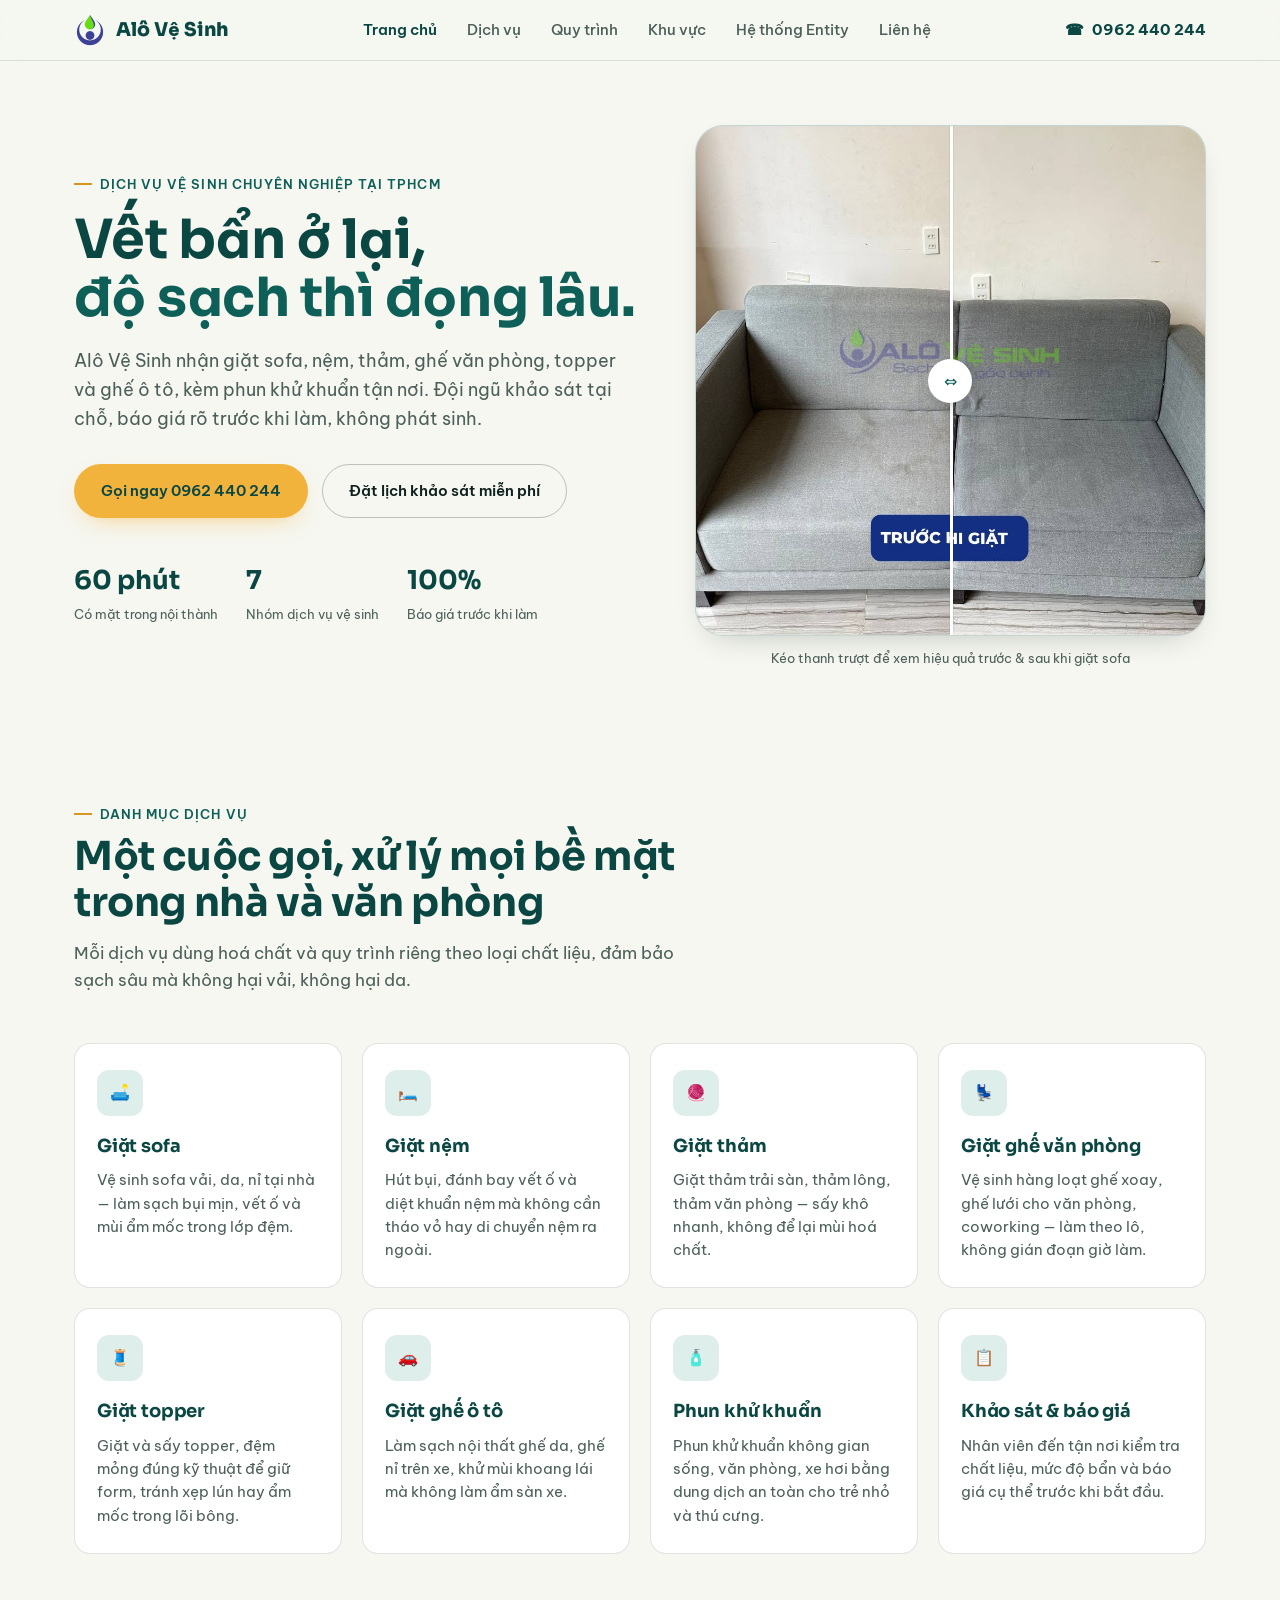
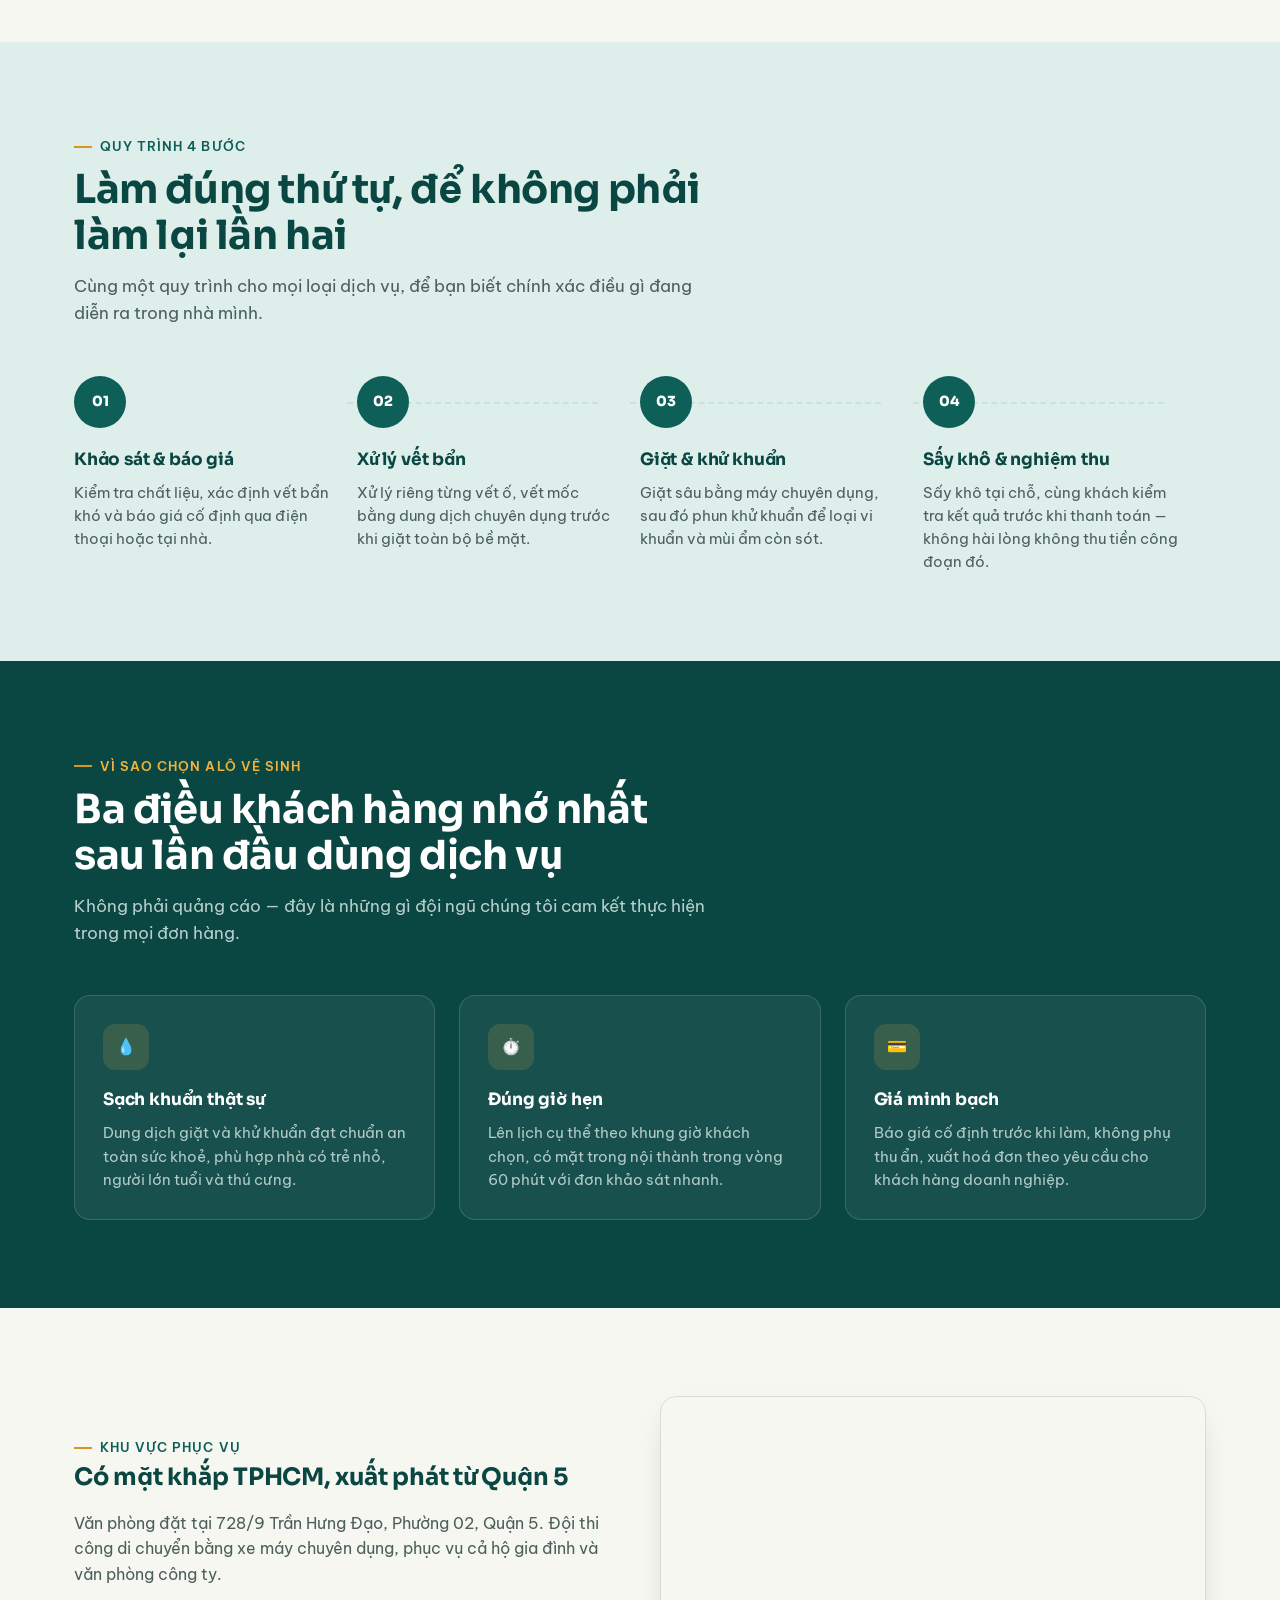
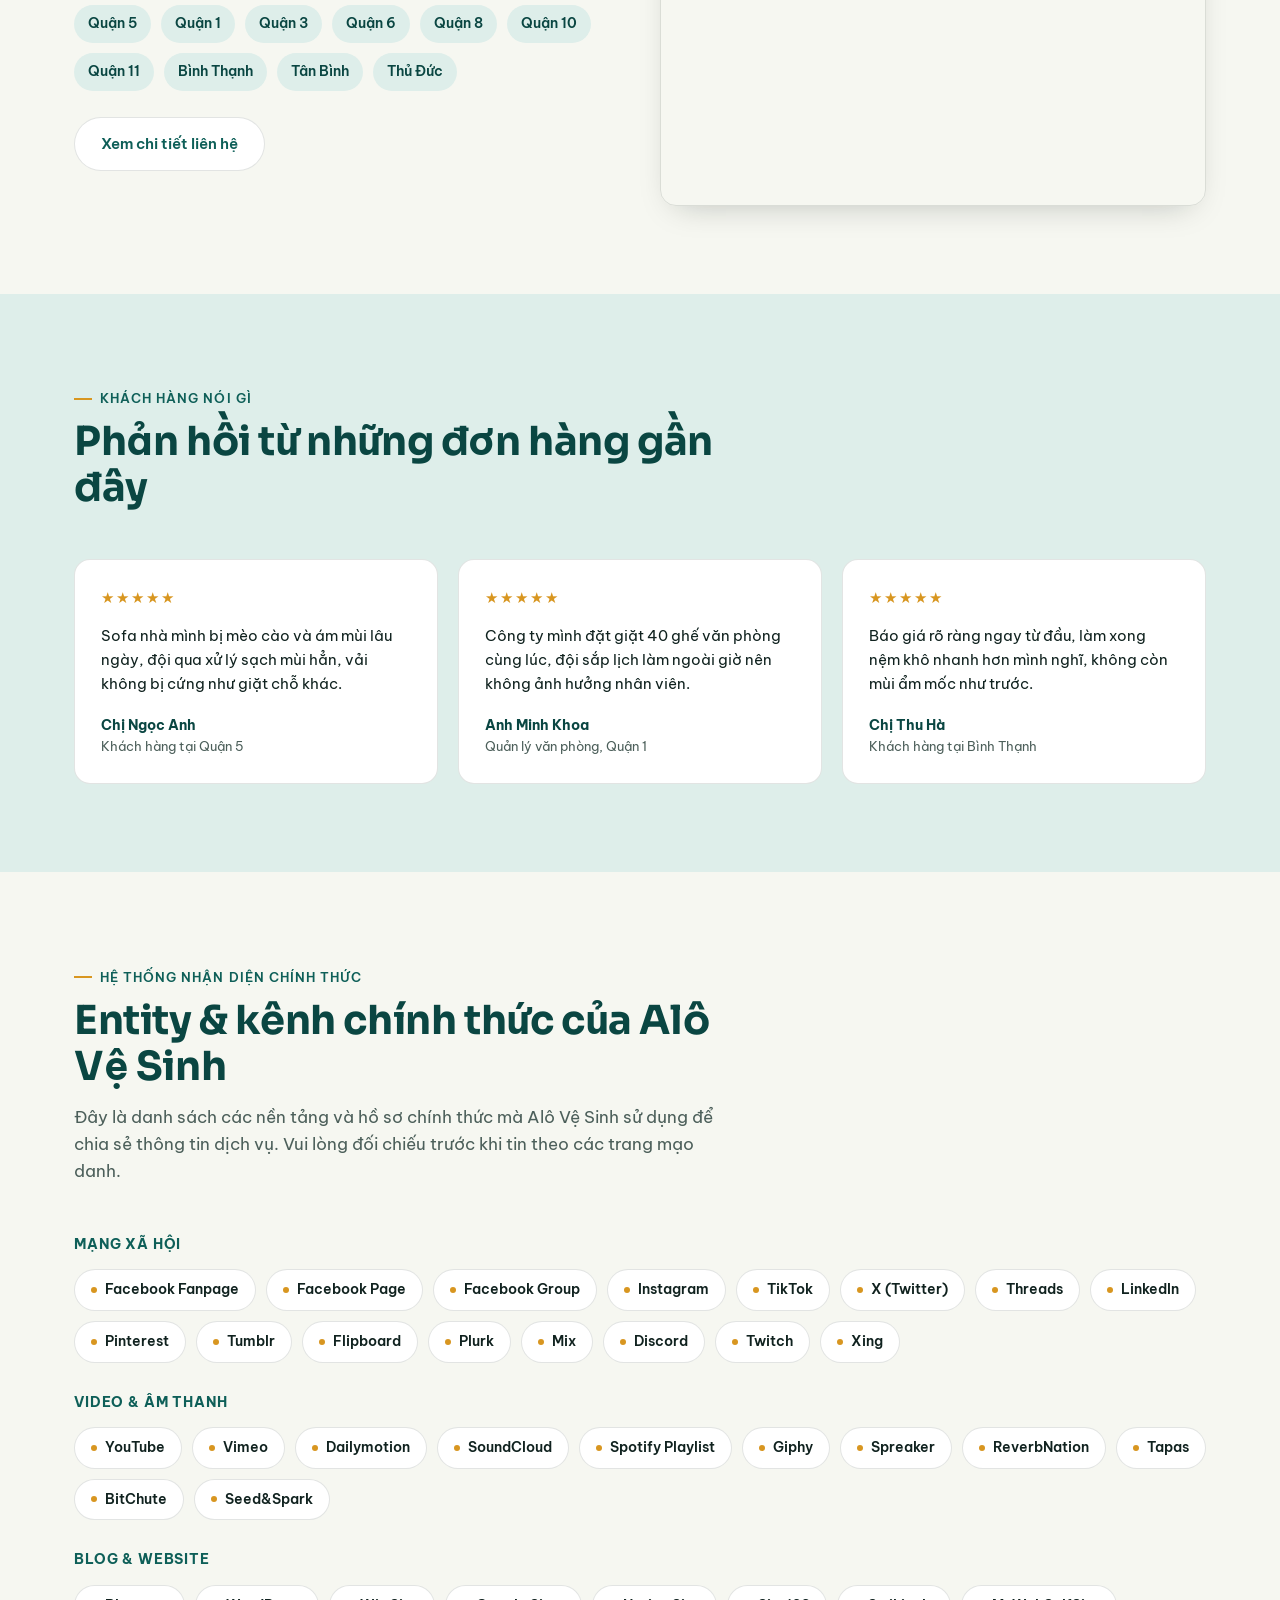
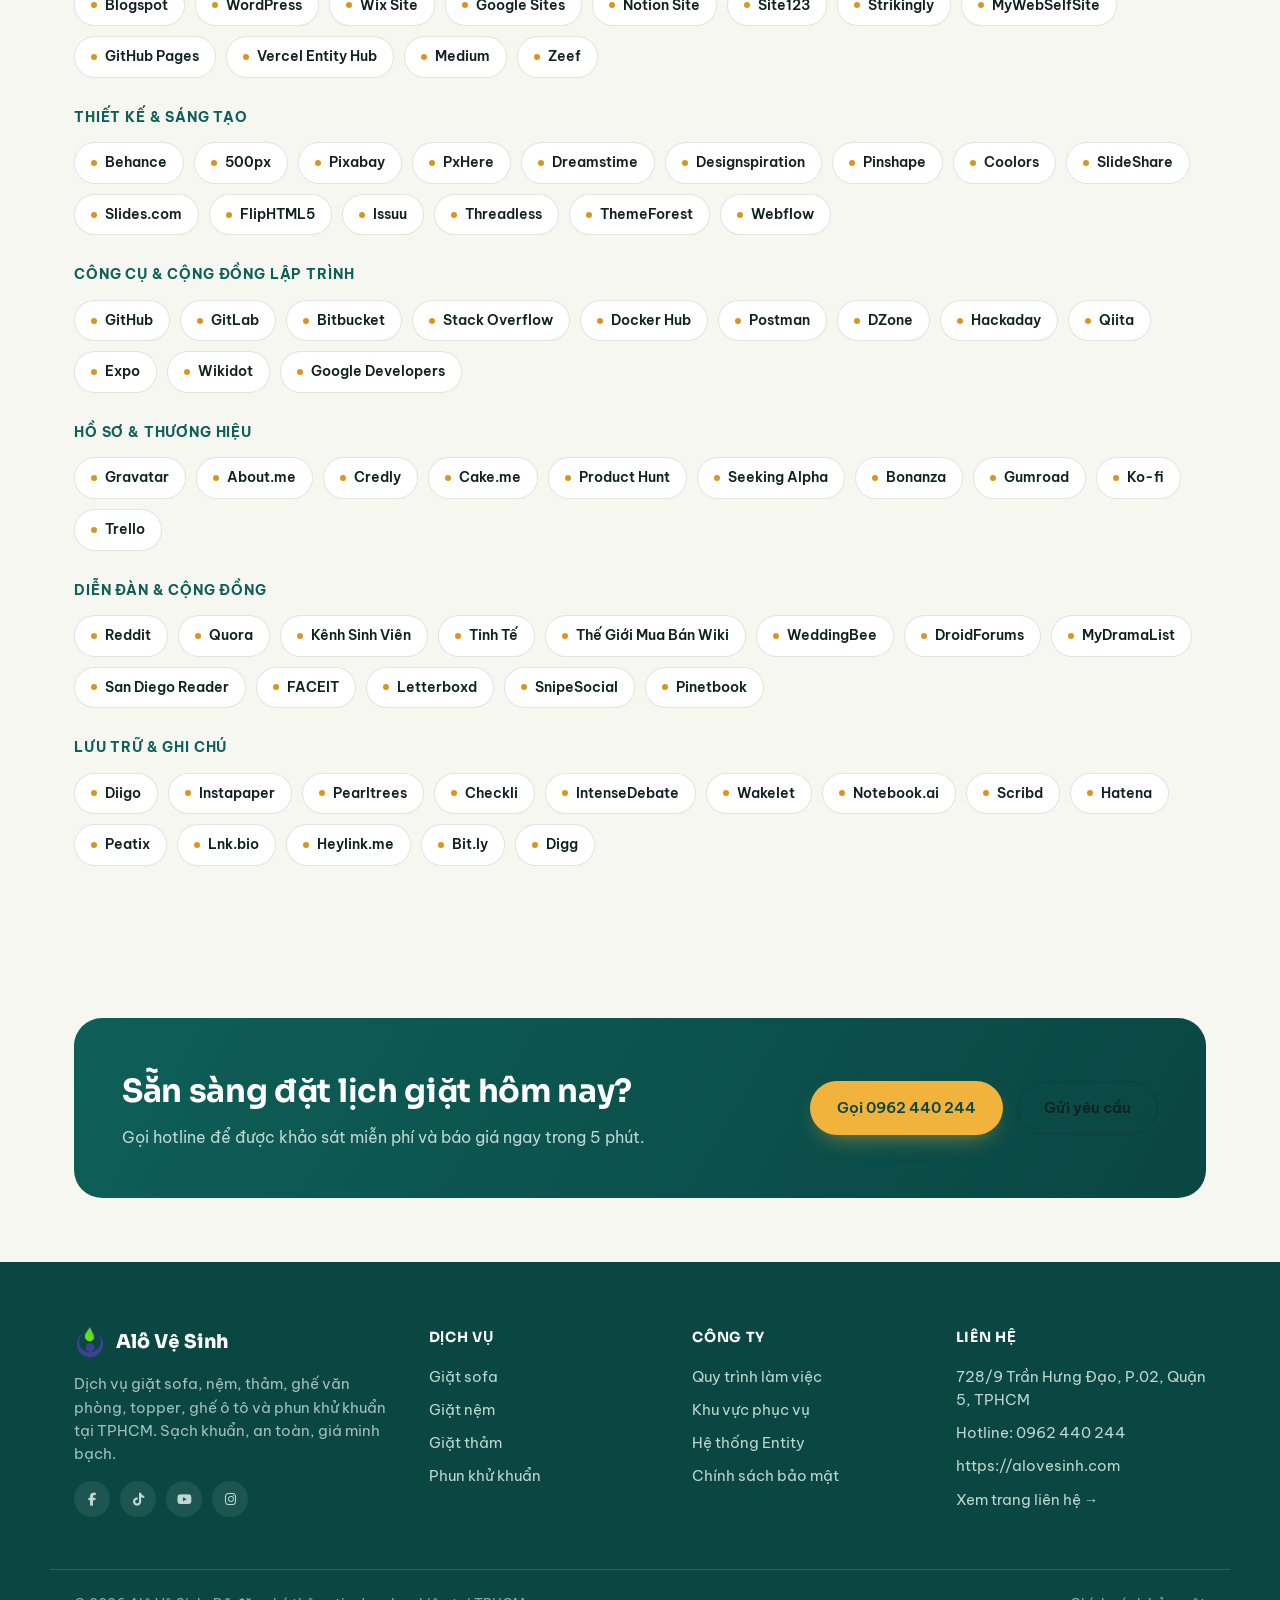
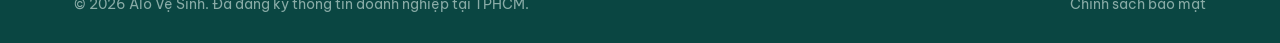
<file: index.html>
<!DOCTYPE html>
<html lang="vi">

<head>
  <meta charset="UTF-8">
  <!-- GSC -->
  <meta name="google-site-verification" content="yJs2zY-vAhAJ5MgcoHkol2oU8a5G3Lfu7NuD5xGd5HY" />

  <link rel="canonical" href="https://alovesinh.github.io/alovesinh/">
   
   <!-- 1. Tên trang web & Tiêu đề -->
   <title>Alô Vệ Sinh - Kết Nối Chính Thức</title>
   <meta name="description" content="Alô Vệ Sinh là đơn vị chuyên nghiệp tại TPHCM...">
   
   <!-- Meta Open Graph -->
   <meta property="og:site_name" content="Alô Vệ Sinh">
   <meta property="og:title" content="Alô Vệ Sinh - Kết Nối Chính Thức">
   <meta property="og:image" content="https://alovesinh.github.io/alovesinh/alovesinh.png">
   
   <!-- 2. Favicon / Icon (Sử dụng URL tuyệt đối đầy đủ) -->
   <link rel="icon" type="image/png" href="https://alovesinh.github.io/alovesinh/alovesinh.png">
   <link rel="apple-touch-icon" href="https://alovesinh.github.io/alovesinh/alovesinh.png">
   
   <!-- 3. Schema để Google nhận chuẩn Tên Web (Bắt buộc cho GitHub Pages) -->
   <script type="application/ld+json">
   {
     "@context": "https://schema.org",
     "@type": "WebSite",
     "name": "Alô Vệ Sinh",
     "alternateName": ["Alo Ve Sinh", "Alô Vệ Sinh Official"],
     "url": "https://alovesinh.github.io/alovesinh/"
   }
   
  </script>
  
  <meta name="viewport" content="width=device-width, initial-scale=1.0">
  <title>Alô Vệ Sinh — Giặt sofa, nệm, thảm, ghế văn phòng tại TPHCM</title>
  <meta name="description"
    content="Alô Vệ Sinh — dịch vụ giặt sofa, giặt nệm, giặt thảm, giặt ghế văn phòng, giặt topper, giặt ghế ô tô, phun khử khuẩn tại TPHCM. Sạch khuẩn, an toàn, giá minh bạch. Hotline 0962 440 244.">
  <link rel="stylesheet" href="styles.css">
  <link rel="icon" type="image/png" href="alovesinh.png">
  <link rel="stylesheet" href="https://cdnjs.cloudflare.com/ajax/libs/font-awesome/6.7.2/css/all.min.css">

  <!-- schemeAs -->
   </script>
    
    <script type="application/ld+json">
{
  "@context": "https://schema.org",
  "@type": "Organization",
  "@id": "https://alovesinh.com#organization",
  "name": "Alô Vệ Sinh",
  "legalName": "CÔNG TY TNHH THƯƠNG MẠI DỊCH VỤ ALÔ VỆ SINH",
  "url": "https://alovesinh.com",
  "logo": {
    "@type": "ImageObject",
    "url": "https://alovesinh.com/favicon.ico"
  },
  "description": "Alô Vệ Sinh chuyên giặt sofa, giặt nệm, giặt thảm, giặt ghế văn phòng, giặt topper, giặt ghế ô tô và phun khử khuẩn. Làm sạch chuyên sâu, khử mùi, diệt khuẩn, phục vụ tận nơi với quy trình chuyên nghiệp và giá minh bạch. Alô Vệ Sinh luôn tạo nên sự đẳng cấp và làm hài lòng các khách hàng khó tính nhất!",
  "foundingDate": "2020",
  "founder": {
    "@type": "Person",
    "name": "Alô Vệ Sinh"
  },
  "contactPoint": {
    "@type": "ContactPoint",
    "telephone": " 0962440244",
    "contactType": "customer service",
    "email": "alovesinh@gmail.com",
    "areaServed": "VN",
    "availableLanguage": [
      "Vietnamese",
      "English"
    ]
  },
  "address": {
    "@type": "PostalAddress",
    "addressLocality": "Hồ Chí Minh",
    "addressCountry": "VN"
  },
  "sameAs": [
    "https://alovesinh.github.io/alovesinh/",
    "https://www.facebook.com/dichvualovesinh/",
    "https://www.facebook.com/alovesinhpage/",
    "https://www.facebook.com/groups/1997716054282140",
    "https://www.youtube.com/@dichvualovesinh",
    "https://www.linkedin.com/in/dichvualovesinh/",
    "https://www.pinterest.com/dichvualovesinh/",
    "https://www.instagram.com/dichvualovesinh/",
    "https://x.com/dichvualovesinh",
    "https://www.threads.com/@dichvualovesinh",
    "https://www.tiktok.com/@dichvualovesinh",
    "https://www.reddit.com/user/Sufficient-Music-949/",
    "https://www.quora.com/profile/Al%C3%B4-V%E1%BB%87-Sinh",
    "https://www.tumblr.com/alovesinh",
    "https://www.twitch.tv/alovesinh",
    "https://discord.com/channels/@alovesinh",
    "https://www.xing.com/profile/Alo_VSinh",
    "https://medium.com/@alvsinh/about",
    "https://dichvualovesinh.blogspot.com/",
    "https://dichvualovesinh.wordpress.com/",
    "https://sites.google.com/view/dichvualovesinh",
    "https://alovesinh.wixsite.com/alovesinh",
    "https://alovesinh.notion.site/H-Th-ng-M-ng-X-H-i-V-K-nh-Entity-Ch-nh-Th-c-C-a-Al-V-Sinh-3a4403b6fc0f80b0bfd7d18a3de88bad?pvs=73",
    "https://dichvualovesinh.mystrikingly.com/",
    "https://webflow.com/@alovesinh",
    "https://www.wikidot.com/user:info/dichvualovesinh",
    "http://6a572db734379.site123.me",
    "https://profile.hatena.ne.jp/dichvualovesinh/",
    "https://alo-ve-sinh.mywebselfsite.net/",
    "https://github.com/alovesinh",
    "https://alovesinh.github.io/alovesinh/",
    "https://gitlab.com/tahaidong68",
    "https://bitbucket.org/dichvualovesinh/workspace/overview",
    "https://www.postman.com/alovesinh",
    "https://stackoverflow.com/users/32939581/",
    "https://dzone.com/users/5550897/alovesinh.html",
    "https://qiita.com/dichvualovesinh",
    "https://hub.docker.com/u/alovesinh",
    "https://hackaday.io/alovesinh",
    "https://expo.dev/accounts/dichvualovesinh",
    "https://me.developers.google.com/u/108611889703969661353",
    "https://www.slideshare.net/tahaidong68",
    "https://issuu.com/alovesinh",
    "https://www.scribd.com/user/1003834010/Alo-V%E1%BB%87-Sinh",
    "https://slides.com/dichvualovesinh",
    "https://fliphtml5.com/home/alovesinh",
    "https://www.pearltrees.com/alovesinh",
    "https://www.behance.net/alovesinh",
    "https://pixabay.com/users/alovesinh-56702148/",
    "https://500px.com/p/dichvualovesinh",
    "https://pxhere.com/en/photographer/5074014",
    "https://giphy.com/channel/alovesinh",
    "https://www.designspiration.com/alovesinh",
    "https://pinshape.com/users/9010966-tahaidong68?tab=designs",
    "https://coolors.co/u/dichvualovesinh",
    "https://www.dreamstime.com/tahaidong68_info",
    "https://themeforest.net/user/alovesinh",
    "https://www.threadless.com/@dichvualovesinh",
    "https://soundcloud.com/dichvualovesinh",
    "https://open.spotify.com/playlist/3dk4rM2hNmhajEpJFtdreL",
    "https://www.reverbnation.com/dichvualovesinh",
    "https://www.spreaker.com/user/alo-ve-sinh--19201720",
    "https://vimeo.com/alovesinh",
    "https://www.dailymotion.com/user/alovesinh",
    "https://www.bitchute.com/profile/ClSkRGx9jBRj",
    "https://gravatar.com/dichvualovesinh",
    "https://about.me/alovesinhh",
    "https://lnk.bio/alovesinh",
    "https://heylink.me/alovesinh/",
    "https://bit.ly/m/alovesinh",
    "https://www.cake.me/me/alovesinh",
    "https://www.credly.com/users/alovesinh",
    "https://www.producthunt.com/@alovesinh",
    "https://www.checkli.com/alovesinh",
    "https://www.instapaper.com/p/dichvualovesinh",
    "https://www.plurk.com/dichvualovesinh",
    "https://www.diigo.com/profile/dichvualovesinh",
    "https://www.intensedebate.com/profiles/dichvualovesinh",
    "https://letterboxd.com/dichvualovesinh/",
    "https://peatix.com/user/30110400/view",
    "https://www.weddingbee.com/members/Ta%20Hai%20Dong/",
    "https://www.notebook.ai/users/1398618",
    "https://kenhsinhvien.vn/m/alovesinh.1174118/#about",
    "https://flipboard.com/@dichvualovesinh",
    "https://tinhte.vn/members/alo-ve-sinh.3399190/",
    "https://mix.com/dichvualovesinh",
    "https://digg.com/u/x/dichvualovesinh",
    "https://ko-fi.com/dichvualovesinh",
    "https://pinetbook.com/alovesinh",
    "https://www.snipesocial.co.uk/alovesinh",
    "https://wiki.thegioimuaban.com/members/alo-ve-sinh.706/",
    "https://seekingalpha.com/user/64862358",
    "https://trello.com/u/dichvualovesinh/activity",
    "https://wakelet.com/@dichvualovesinh",
    "https://www.bonanza.com/users/60472309/profile",
    "https://www.faceit.com/en/players/alovesinh",
    "https://www.droidforums.net/members/alovesinh.471890/",
    "https://dichvualovesinh.gumroad.com/",
    "https://tapas.io/dichvualovesinh",
    "https://alovesinh.zeef.com/alovesinh",
    "https://mydramalist.com/profile/alovesinh",
    "https://www.sandiegoreader.com/users/dichvualovesinh/",
    "https://seedandspark.com/user/ta-hai-dong-seedandspark-01kxmv2jkrppk3ecvmn4r8fjjq"
  ],
  "knowsAbout": [
    "Giặt Nệm",
    "Giặt Sofa",
    "Giặt Thảm",
    "Giặt Ghế Văn Phòng",
    "Giặt Topper",
    "Giặt Ghế Ô Tô",
    "Phun Khử Khấu"
  ]
}
</script>

</head>

<body>

  <header class="site-header">
    <div class="container nav">
      <a href="index.html" class="brand">
        <img src="alovesinh.png" alt="Alô Vệ Sinh" class="brand-logo" style="height: 32px; width: auto;" />
        Alô Vệ Sinh
      </a>
      <nav class="nav-links" id="navLinks">
        <a href="index.html" class="active">Trang chủ</a>
        <a href="index.html#dich-vu">Dịch vụ</a>
        <a href="index.html#quy-trinh">Quy trình</a>
        <a href="index.html#khu-vuc">Khu vực</a>
        <a href="index.html#entity">Hệ thống Entity</a>
        <a href="lien-he.html">Liên hệ</a>
      </nav>
      <div class="nav-cta">
        <a class="nav-phone" href="tel:0962440244">
          <span aria-hidden="true">☎</span><span class="nav-phone-text">0962 440 244</span>
        </a>
        <button class="nav-toggle" aria-label="Mở menu" aria-expanded="false">
          <span></span><span></span><span></span>
        </button>
      </div>
    </div>
  </header>

  <main>
    <!-- HERO -->
    <section class="hero container">
      <div class="hero-copy">
        <span class="eyebrow">Dịch vụ vệ sinh chuyên nghiệp tại TPHCM</span>
        <h1>Vết bẩn ở lại,<br><em>độ sạch thì đọng lâu.</em></h1>
        <p class="lede">Alô Vệ Sinh nhận giặt sofa, nệm, thảm, ghế văn phòng, topper và ghế ô tô, kèm phun khử khuẩn tận
          nơi. Đội ngũ khảo sát tại chỗ, báo giá rõ trước khi làm, không phát sinh.</p>
        <div class="hero-actions">
          <a href="tel:0962440244" class="btn btn-primary">Gọi ngay 0962 440 244</a>
          <a href="lien-he.html" class="btn btn-outline">Đặt lịch khảo sát miễn phí</a>
        </div>
        <div class="hero-trust">
          <div><strong>60 phút</strong><span>Có mặt trong nội thành</span></div>
          <div><strong>7</strong><span>Nhóm dịch vụ vệ sinh</span></div>
          <div><strong>100%</strong><span>Báo giá trước khi làm</span></div>
        </div>
      </div>

      <div class="hero-visual">
        <div class="wipe" role="group" aria-label="So sánh trước và sau khi giặt">
          <div class="wipe-layer wipe-after" aria-hidden="true">
            <img src="sau.jpg" alt="Sau khi giặt sofa" style="width:100%;height:100%;object-fit:cover;display:block;">
          </div>
          <div class="wipe-layer wipe-before" aria-hidden="true">
            <img src="trước.jpg" alt="Trước khi giặt sofa"
              style="width:100%;height:100%;object-fit:cover;display:block;">
          </div>
          <span class="wipe-label before">Trước</span>
          <span class="wipe-label after">Sau</span>
          <div class="wipe-handle-track">
            <div class="wipe-handle" style="left:50%;">
              <button class="wipe-grip" tabindex="-1" aria-hidden="true">⇔</button>
            </div>
          </div>
          <input type="range" min="0" max="100" value="50" aria-label="Kéo để so sánh trước và sau khi giặt">
        </div>
        <p class="wipe-caption">Kéo thanh trượt để xem hiệu quả trước &amp; sau khi giặt sofa</p>
      </div>
    </section>

    <!-- SERVICES -->
    <section class="section" id="dich-vu">
      <div class="container">
        <div class="section-head reveal">
          <span class="eyebrow">Danh mục dịch vụ</span>
          <h2>Một cuộc gọi, xử lý mọi bề mặt trong nhà và văn phòng</h2>
          <p>Mỗi dịch vụ dùng hoá chất và quy trình riêng theo loại chất liệu, đảm bảo sạch sâu mà không hại vải, không
            hại da.</p>
        </div>

        <div class="grid-services">
          <article class="service-card reveal">
            <div class="service-icon" aria-hidden="true">🛋️</div>
            <h3>Giặt sofa</h3>
            <p>Vệ sinh sofa vải, da, nỉ tại nhà — làm sạch bụi mịn, vết ố và mùi ẩm mốc trong lớp đệm.</p>
          </article>
          <article class="service-card reveal">
            <div class="service-icon" aria-hidden="true">🛏️</div>
            <h3>Giặt nệm</h3>
            <p>Hút bụi, đánh bay vết ố và diệt khuẩn nệm mà không cần tháo vỏ hay di chuyển nệm ra ngoài.</p>
          </article>
          <article class="service-card reveal">
            <div class="service-icon" aria-hidden="true">🧶</div>
            <h3>Giặt thảm</h3>
            <p>Giặt thảm trải sàn, thảm lông, thảm văn phòng — sấy khô nhanh, không để lại mùi hoá chất.</p>
          </article>
          <article class="service-card reveal">
            <div class="service-icon" aria-hidden="true">💺</div>
            <h3>Giặt ghế văn phòng</h3>
            <p>Vệ sinh hàng loạt ghế xoay, ghế lưới cho văn phòng, coworking — làm theo lô, không gián đoạn giờ làm.</p>
          </article>
          <article class="service-card reveal">
            <div class="service-icon" aria-hidden="true">🧵</div>
            <h3>Giặt topper</h3>
            <p>Giặt và sấy topper, đệm mỏng đúng kỹ thuật để giữ form, tránh xẹp lún hay ẩm mốc trong lõi bông.</p>
          </article>
          <article class="service-card reveal">
            <div class="service-icon" aria-hidden="true">🚗</div>
            <h3>Giặt ghế ô tô</h3>
            <p>Làm sạch nội thất ghế da, ghế nỉ trên xe, khử mùi khoang lái mà không làm ẩm sàn xe.</p>
          </article>
          <article class="service-card reveal">
            <div class="service-icon" aria-hidden="true">🧴</div>
            <h3>Phun khử khuẩn</h3>
            <p>Phun khử khuẩn không gian sống, văn phòng, xe hơi bằng dung dịch an toàn cho trẻ nhỏ và thú cưng.</p>
          </article>
          <article class="service-card reveal">
            <div class="service-icon" aria-hidden="true">📋</div>
            <h3>Khảo sát &amp; báo giá</h3>
            <p>Nhân viên đến tận nơi kiểm tra chất liệu, mức độ bẩn và báo giá cụ thể trước khi bắt đầu.</p>
          </article>
        </div>
      </div>
    </section>

    <!-- PROCESS -->
    <section class="section section--foam" id="quy-trinh">
      <div class="container">
        <div class="section-head reveal">
          <span class="eyebrow">Quy trình 4 bước</span>
          <h2>Làm đúng thứ tự, để không phải làm lại lần hai</h2>
          <p>Cùng một quy trình cho mọi loại dịch vụ, để bạn biết chính xác điều gì đang diễn ra trong nhà mình.</p>
        </div>
        <div class="process">
          <div class="process-step reveal">
            <div class="process-num">01</div>
            <h3>Khảo sát &amp; báo giá</h3>
            <p>Kiểm tra chất liệu, xác định vết bẩn khó và báo giá cố định qua điện thoại hoặc tại nhà.</p>
          </div>
          <div class="process-step reveal">
            <div class="process-num">02</div>
            <h3>Xử lý vết bẩn</h3>
            <p>Xử lý riêng từng vết ố, vết mốc bằng dung dịch chuyên dụng trước khi giặt toàn bộ bề mặt.</p>
          </div>
          <div class="process-step reveal">
            <div class="process-num">03</div>
            <h3>Giặt &amp; khử khuẩn</h3>
            <p>Giặt sâu bằng máy chuyên dụng, sau đó phun khử khuẩn để loại vi khuẩn và mùi ẩm còn sót.</p>
          </div>
          <div class="process-step reveal">
            <div class="process-num">04</div>
            <h3>Sấy khô &amp; nghiệm thu</h3>
            <p>Sấy khô tại chỗ, cùng khách kiểm tra kết quả trước khi thanh toán — không hài lòng không thu tiền công
              đoạn đó.</p>
          </div>
        </div>
      </div>
    </section>

    <!-- WHY US -->
    <section class="section section--ink">
      <div class="container">
        <div class="section-head reveal">
          <span class="eyebrow" style="color:#F2B33D;">Vì sao chọn Alô Vệ Sinh</span>
          <h2>Ba điều khách hàng nhớ nhất sau lần đầu dùng dịch vụ</h2>
          <p>Không phải quảng cáo — đây là những gì đội ngũ chúng tôi cam kết thực hiện trong mọi đơn hàng.</p>
        </div>
        <div class="why-grid">
          <div class="why-card reveal">
            <div class="service-icon" aria-hidden="true">💧</div>
            <h3>Sạch khuẩn thật sự</h3>
            <p>Dung dịch giặt và khử khuẩn đạt chuẩn an toàn sức khoẻ, phù hợp nhà có trẻ nhỏ, người lớn tuổi và thú
              cưng.</p>
          </div>
          <div class="why-card reveal">
            <div class="service-icon" aria-hidden="true">⏱️</div>
            <h3>Đúng giờ hẹn</h3>
            <p>Lên lịch cụ thể theo khung giờ khách chọn, có mặt trong nội thành trong vòng 60 phút với đơn khảo sát
              nhanh.</p>
          </div>
          <div class="why-card reveal">
            <div class="service-icon" aria-hidden="true">💳</div>
            <h3>Giá minh bạch</h3>
            <p>Báo giá cố định trước khi làm, không phụ thu ẩn, xuất hoá đơn theo yêu cầu cho khách hàng doanh nghiệp.
            </p>
          </div>
        </div>
      </div>
    </section>

    <!-- COVERAGE -->
    <section class="section" id="khu-vuc">
      <div class="container coverage">
        <div class="reveal">
          <span class="eyebrow">Khu vực phục vụ</span>
          <h2>Có mặt khắp TPHCM, xuất phát từ Quận 5</h2>
          <p style="margin-top:14px;color:var(--ink-soft);">Văn phòng đặt tại 728/9 Trần Hưng Đạo, Phường 02, Quận 5.
            Đội thi công di chuyển bằng xe máy chuyên dụng, phục vụ cả hộ gia đình và văn phòng công ty.</p>
          <div class="coverage-tags">
            <span class="tag">Quận 5</span>
            <span class="tag">Quận 1</span>
            <span class="tag">Quận 3</span>
            <span class="tag">Quận 6</span>
            <span class="tag">Quận 8</span>
            <span class="tag">Quận 10</span>
            <span class="tag">Quận 11</span>
            <span class="tag">Bình Thạnh</span>
            <span class="tag">Tân Bình</span>
            <span class="tag">Thủ Đức</span>
          </div>
          <a href="lien-he.html" class="btn btn-ghost" style="margin-top:26px;">Xem chi tiết liên hệ</a>
        </div>
        <div class="map-frame reveal">
          <iframe
            src="https://maps.google.com/maps?q=728%2F9%20Tr%E1%BA%A7n%20H%C6%B0ng%20%C4%90%E1%BA%A1o%2C%20Ph%C6%B0%E1%BB%9Dng%2002%2C%20Qu%E1%BA%ADn%205%2C%20TPHCM&t=&z=15&ie=UTF8&iwloc=&output=embed"
            title="Bản đồ vị trí Alô Vệ Sinh" loading="lazy" referrerpolicy="no-referrer-when-downgrade">
          </iframe>
        </div>
      </div>
    </section>

    <!-- TESTIMONIALS -->
    <section class="section section--foam">
      <div class="container">
        <div class="section-head reveal">
          <span class="eyebrow">Khách hàng nói gì</span>
          <h2>Phản hồi từ những đơn hàng gần đây</h2>
        </div>
        <div class="testi-grid">
          <div class="testi-card reveal">
            <div class="testi-stars" aria-hidden="true">★★★★★</div>
            <p>Sofa nhà mình bị mèo cào và ám mùi lâu ngày, đội qua xử lý sạch mùi hẳn, vải không bị cứng như giặt chỗ
              khác.</p>
            <div class="testi-name">Chị Ngọc Anh</div>
            <div class="testi-role">Khách hàng tại Quận 5</div>
          </div>
          <div class="testi-card reveal">
            <div class="testi-stars" aria-hidden="true">★★★★★</div>
            <p>Công ty mình đặt giặt 40 ghế văn phòng cùng lúc, đội sắp lịch làm ngoài giờ nên không ảnh hưởng nhân
              viên.</p>
            <div class="testi-name">Anh Minh Khoa</div>
            <div class="testi-role">Quản lý văn phòng, Quận 1</div>
          </div>
          <div class="testi-card reveal">
            <div class="testi-stars" aria-hidden="true">★★★★★</div>
            <p>Báo giá rõ ràng ngay từ đầu, làm xong nệm khô nhanh hơn mình nghĩ, không còn mùi ẩm mốc như trước.</p>
            <div class="testi-name">Chị Thu Hà</div>
            <div class="testi-role">Khách hàng tại Bình Thạnh</div>
          </div>
        </div>
      </div>
    </section>

    <!-- ENTITY HUB -->
    <section class="section" id="entity">
      <div class="container">
        <div class="section-head reveal">
          <span class="eyebrow">Hệ thống nhận diện chính thức</span>
          <h2>Entity &amp; kênh chính thức của Alô Vệ Sinh</h2>
          <p>Đây là danh sách các nền tảng và hồ sơ chính thức mà Alô Vệ Sinh sử dụng để chia sẻ thông tin dịch vụ. Vui
            lòng đối chiếu trước khi tin theo các trang mạo danh.</p>
        </div>
        <div class="entity-groups reveal" id="entityGroups">
          <!-- rendered by script.js -->
        </div>
      </div>
    </section>

    <!-- CTA -->
    <section class="section--tight">
      <div class="container">
        <div class="cta-band reveal">
          <div>
            <h2>Sẵn sàng đặt lịch giặt hôm nay?</h2>
            <p>Gọi hotline để được khảo sát miễn phí và báo giá ngay trong 5 phút.</p>
          </div>
          <div style="display:flex;gap:14px;flex-wrap:wrap;">
            <a href="tel:0962440244" class="btn btn-primary">Gọi 0962 440 244</a>
            <a href="lien-he.html" class="btn btn-outline">Gửi yêu cầu</a>
          </div>
        </div>
      </div>
    </section>
  </main>

  <footer class="site-footer">
    <div class="container footer-grid">
      <div class="footer-brand">
        <a href="index.html" class="brand">
          <img src="alovesinh.png" alt="Alô Vệ Sinh" class="brand-logo" style="height: 32px; width: auto;" />
          Alô Vệ Sinh
        </a>
        <p>Dịch vụ giặt sofa, nệm, thảm, ghế văn phòng, topper, ghế ô tô và phun khử khuẩn tại TPHCM. Sạch khuẩn, an
          toàn, giá minh bạch.</p>
        <div class="footer-social">
         <a href="https://www.facebook.com/dichvualovesinh/" aria-label="Facebook" target="_blank">
          <i class="fab fa-facebook-f"></i>
        </a>

        <a href="https://www.tiktok.com/@dichvualovesinh" aria-label="TikTok" target="_blank">
            <i class="fab fa-tiktok"></i>
        </a>

        <a href="https://www.youtube.com/@dichvualovesinh" aria-label="YouTube" target="_blank">
            <i class="fab fa-youtube"></i>
        </a>

        <a href="https://www.instagram.com/dichvualovesinh/" aria-label="Instagram" target="_blank">
            <i class="fab fa-instagram"></i>
        </a>
        </div>
      </div>
      <div>
        <h4>Dịch vụ</h4>
        <ul class="footer-links">
          <li><a href="index.html#dich-vu">Giặt sofa</a></li>
          <li><a href="index.html#dich-vu">Giặt nệm</a></li>
          <li><a href="index.html#dich-vu">Giặt thảm</a></li>
          <li><a href="index.html#dich-vu">Phun khử khuẩn</a></li>
        </ul>
      </div>
      <div>
        <h4>Công ty</h4>
        <ul class="footer-links">
          <li><a href="index.html#quy-trinh">Quy trình làm việc</a></li>
          <li><a href="index.html#khu-vuc">Khu vực phục vụ</a></li>
          <li><a href="index.html#entity">Hệ thống Entity</a></li>
          <li><a href="chinh-sach-bao-mat.html">Chính sách bảo mật</a></li>
        </ul>
      </div>
      <div>
        <h4>Liên hệ</h4>
        <ul class="footer-links">
          <li>728/9 Trần Hưng Đạo, P.02, Quận 5, TPHCM</li>
          <li><a href="tel:0962440244">Hotline: 0962 440 244</a></li>
          <li><a href="https://alovesinh.com" target="_blank" rel="noopener">https://alovesinh.com</a></li>
          <li><a href="lien-he.html">Xem trang liên hệ →</a></li>
        </ul>
      </div>
    </div>
    <div class="container footer-bottom">
      <span>© <span data-year>2026</span> Alô Vệ Sinh. Đã đăng ký thông tin doanh nghiệp tại TPHCM.</span>
      <a href="chinh-sach-bao-mat.html">Chính sách bảo mật</a>
    </div>
  </footer>

  <script src="entities-data.js"></script>
  <script src="script.js"></script>
</body>

</html>
</file>
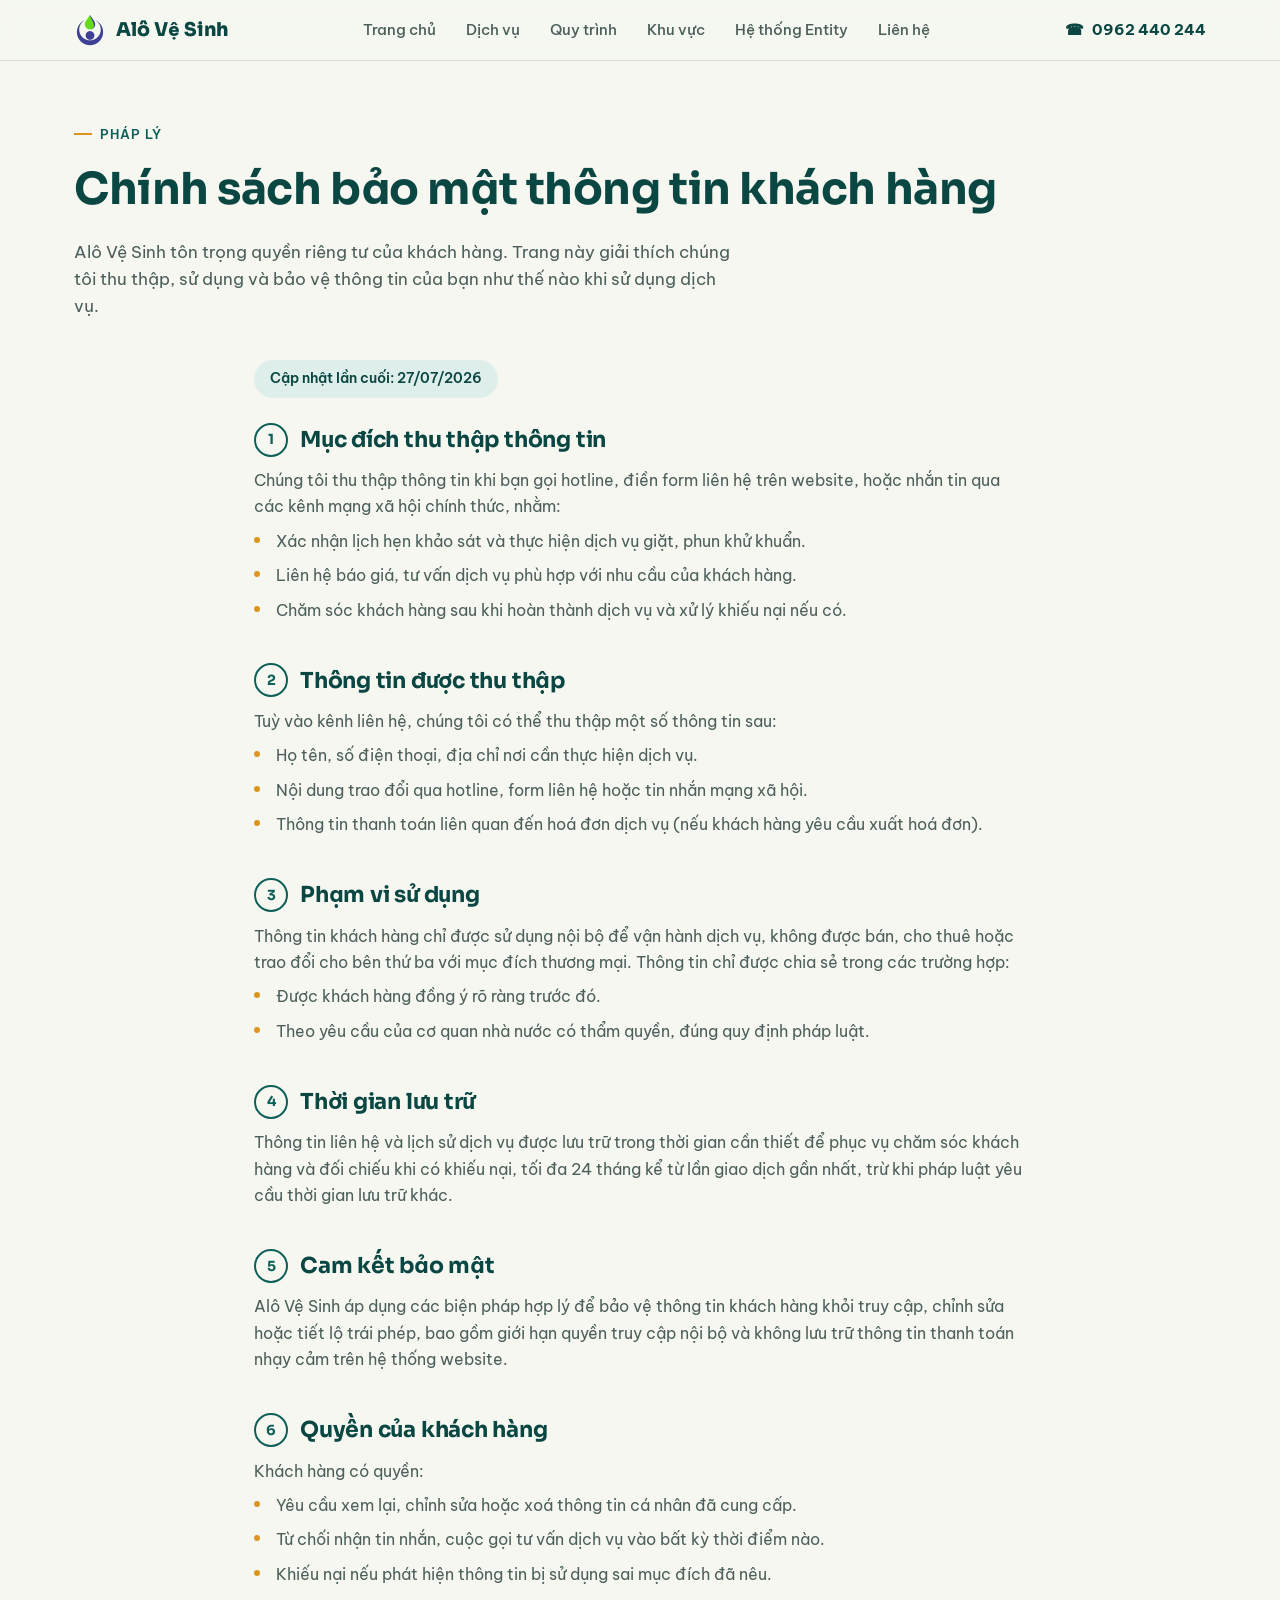
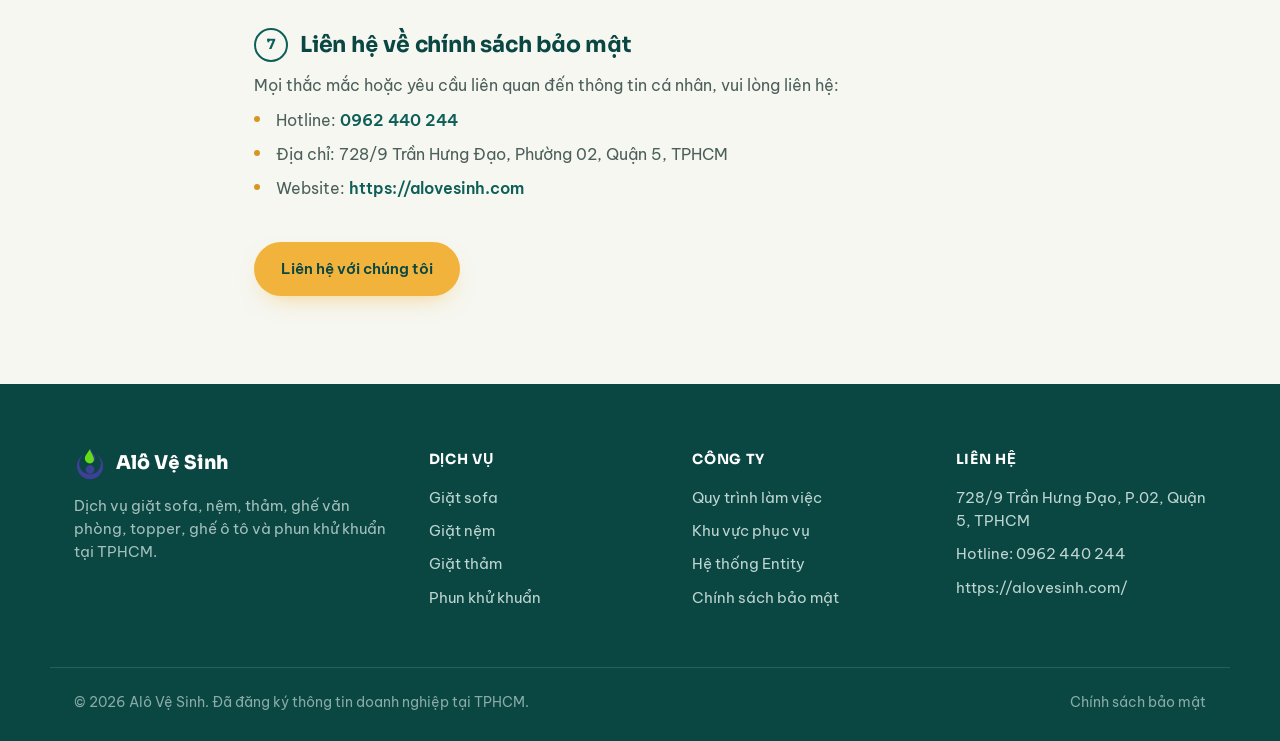
<file: chinh-sach-bao-mat.html>
<!DOCTYPE html>
<html lang="vi">
<head>
<meta charset="UTF-8">
<meta name="viewport" content="width=device-width, initial-scale=1.0">
<title>Chính sách bảo mật — Alô Vệ Sinh</title>
<meta name="description" content="Chính sách bảo mật thông tin khách hàng của Alô Vệ Sinh: mục đích thu thập, phạm vi sử dụng, thời gian lưu trữ và quyền của khách hàng.">
<link rel="stylesheet" href="styles.css">
<link rel="icon" type="image/png" href="alovesinh.png">
</head>
<body>

<header class="site-header">
  <div class="container nav">
    <a href="index.html" class="brand">
        <img src="alovesinh.png" alt="Alô Vệ Sinh" class="brand-logo" style="height: 32px; width: auto;" />
        Alô Vệ Sinh
      </a>
    <nav class="nav-links" id="navLinks">
      <a href="index.html">Trang chủ</a>
      <a href="index.html#dich-vu">Dịch vụ</a>
      <a href="index.html#quy-trinh">Quy trình</a>
      <a href="index.html#khu-vuc">Khu vực</a>
      <a href="index.html#entity">Hệ thống Entity</a>
      <a href="lien-he.html">Liên hệ</a>
    </nav>
    <div class="nav-cta">
      <a class="nav-phone" href="tel:0962440244">
        <span aria-hidden="true">☎</span><span class="nav-phone-text">0962 440 244</span>
      </a>
      <button class="nav-toggle" aria-label="Mở menu" aria-expanded="false">
        <span></span><span></span><span></span>
      </button>
    </div>
  </div>
</header>

<main>
  <section class="page-hero container">
    <span class="eyebrow">Pháp lý</span>
    <h1>Chính sách bảo mật thông tin khách hàng</h1>
    <p>Alô Vệ Sinh tôn trọng quyền riêng tư của khách hàng. Trang này giải thích chúng tôi thu thập, sử dụng và bảo vệ thông tin của bạn như thế nào khi sử dụng dịch vụ.</p>
  </section>

  <section class="section" style="padding-top:0;">
    <div class="container policy reveal">
      <span class="policy-update">Cập nhật lần cuối: 27/07/2026</span>

      <div class="policy-block">
        <h2><span class="policy-num">1</span> Mục đích thu thập thông tin</h2>
        <p>Chúng tôi thu thập thông tin khi bạn gọi hotline, điền form liên hệ trên website, hoặc nhắn tin qua các kênh mạng xã hội chính thức, nhằm:</p>
        <ul>
          <li>Xác nhận lịch hẹn khảo sát và thực hiện dịch vụ giặt, phun khử khuẩn.</li>
          <li>Liên hệ báo giá, tư vấn dịch vụ phù hợp với nhu cầu của khách hàng.</li>
          <li>Chăm sóc khách hàng sau khi hoàn thành dịch vụ và xử lý khiếu nại nếu có.</li>
        </ul>
      </div>

      <div class="policy-block">
        <h2><span class="policy-num">2</span> Thông tin được thu thập</h2>
        <p>Tuỳ vào kênh liên hệ, chúng tôi có thể thu thập một số thông tin sau:</p>
        <ul>
          <li>Họ tên, số điện thoại, địa chỉ nơi cần thực hiện dịch vụ.</li>
          <li>Nội dung trao đổi qua hotline, form liên hệ hoặc tin nhắn mạng xã hội.</li>
          <li>Thông tin thanh toán liên quan đến hoá đơn dịch vụ (nếu khách hàng yêu cầu xuất hoá đơn).</li>
        </ul>
      </div>

      <div class="policy-block">
        <h2><span class="policy-num">3</span> Phạm vi sử dụng</h2>
        <p>Thông tin khách hàng chỉ được sử dụng nội bộ để vận hành dịch vụ, không được bán, cho thuê hoặc trao đổi cho bên thứ ba với mục đích thương mại. Thông tin chỉ được chia sẻ trong các trường hợp:</p>
        <ul>
          <li>Được khách hàng đồng ý rõ ràng trước đó.</li>
          <li>Theo yêu cầu của cơ quan nhà nước có thẩm quyền, đúng quy định pháp luật.</li>
        </ul>
      </div>

      <div class="policy-block">
        <h2><span class="policy-num">4</span> Thời gian lưu trữ</h2>
        <p>Thông tin liên hệ và lịch sử dịch vụ được lưu trữ trong thời gian cần thiết để phục vụ chăm sóc khách hàng và đối chiếu khi có khiếu nại, tối đa 24 tháng kể từ lần giao dịch gần nhất, trừ khi pháp luật yêu cầu thời gian lưu trữ khác.</p>
      </div>

      <div class="policy-block">
        <h2><span class="policy-num">5</span> Cam kết bảo mật</h2>
        <p>Alô Vệ Sinh áp dụng các biện pháp hợp lý để bảo vệ thông tin khách hàng khỏi truy cập, chỉnh sửa hoặc tiết lộ trái phép, bao gồm giới hạn quyền truy cập nội bộ và không lưu trữ thông tin thanh toán nhạy cảm trên hệ thống website.</p>
      </div>

      <div class="policy-block">
        <h2><span class="policy-num">6</span> Quyền của khách hàng</h2>
        <p>Khách hàng có quyền:</p>
        <ul>
          <li>Yêu cầu xem lại, chỉnh sửa hoặc xoá thông tin cá nhân đã cung cấp.</li>
          <li>Từ chối nhận tin nhắn, cuộc gọi tư vấn dịch vụ vào bất kỳ thời điểm nào.</li>
          <li>Khiếu nại nếu phát hiện thông tin bị sử dụng sai mục đích đã nêu.</li>
        </ul>
      </div>

      <div class="policy-block">
        <h2><span class="policy-num">7</span> Liên hệ về chính sách bảo mật</h2>
        <p>Mọi thắc mắc hoặc yêu cầu liên quan đến thông tin cá nhân, vui lòng liên hệ:</p>
        <ul>
          <li>Hotline: <a href="tel:0962440244" style="color:var(--teal-700);font-weight:600;">0962 440 244</a></li>
          <li>Địa chỉ: 728/9 Trần Hưng Đạo, Phường 02, Quận 5, TPHCM</li>
          <li>Website: <a href="https://alovesinh.com" target="_blank" rel="noopener" style="color:var(--teal-700);font-weight:600;">https://alovesinh.com</a></li>
        </ul>
      </div>

      <a href="lien-he.html" class="btn btn-primary">Liên hệ với chúng tôi</a>
    </div>
  </section>
</main>

<footer class="site-footer">
  <div class="container footer-grid">
    <div class="footer-brand">
      <a href="index.html" class="brand">
        <img src="alovesinh.png" alt="Alô Vệ Sinh" class="brand-logo" style="height: 32px; width: auto;" />
        Alô Vệ Sinh
      </a>
      <p>Dịch vụ giặt sofa, nệm, thảm, ghế văn phòng, topper, ghế ô tô và phun khử khuẩn tại TPHCM.</p>
    </div>
    <div>
      <h4>Dịch vụ</h4>
      <ul class="footer-links">
        <li><a href="index.html#dich-vu">Giặt sofa</a></li>
        <li><a href="index.html#dich-vu">Giặt nệm</a></li>
        <li><a href="index.html#dich-vu">Giặt thảm</a></li>
        <li><a href="index.html#dich-vu">Phun khử khuẩn</a></li>
      </ul>
    </div>
    <div>
      <h4>Công ty</h4>
      <ul class="footer-links">
        <li><a href="index.html#quy-trinh">Quy trình làm việc</a></li>
        <li><a href="index.html#khu-vuc">Khu vực phục vụ</a></li>
        <li><a href="index.html#entity">Hệ thống Entity</a></li>
        <li><a href="chinh-sach-bao-mat.html">Chính sách bảo mật</a></li>
      </ul>
    </div>
    <div>
      <h4>Liên hệ</h4>
      <ul class="footer-links">
        <li>728/9 Trần Hưng Đạo, P.02, Quận 5, TPHCM</li>
        <li><a href="tel:0962440244">Hotline: 0962 440 244</a></li>
        <li><a href="https://alovesinh.com" target="_blank" rel="noopener">https://alovesinh.com/</a></li>
      </ul>
    </div>
  </div>
  <div class="container footer-bottom">
    <span>© <span data-year>2026</span> Alô Vệ Sinh. Đã đăng ký thông tin doanh nghiệp tại TPHCM.</span>
    <a href="chinh-sach-bao-mat.html">Chính sách bảo mật</a>
  </div>
</footer>

<script src="script.js"></script>
</body>
</html>
</file>
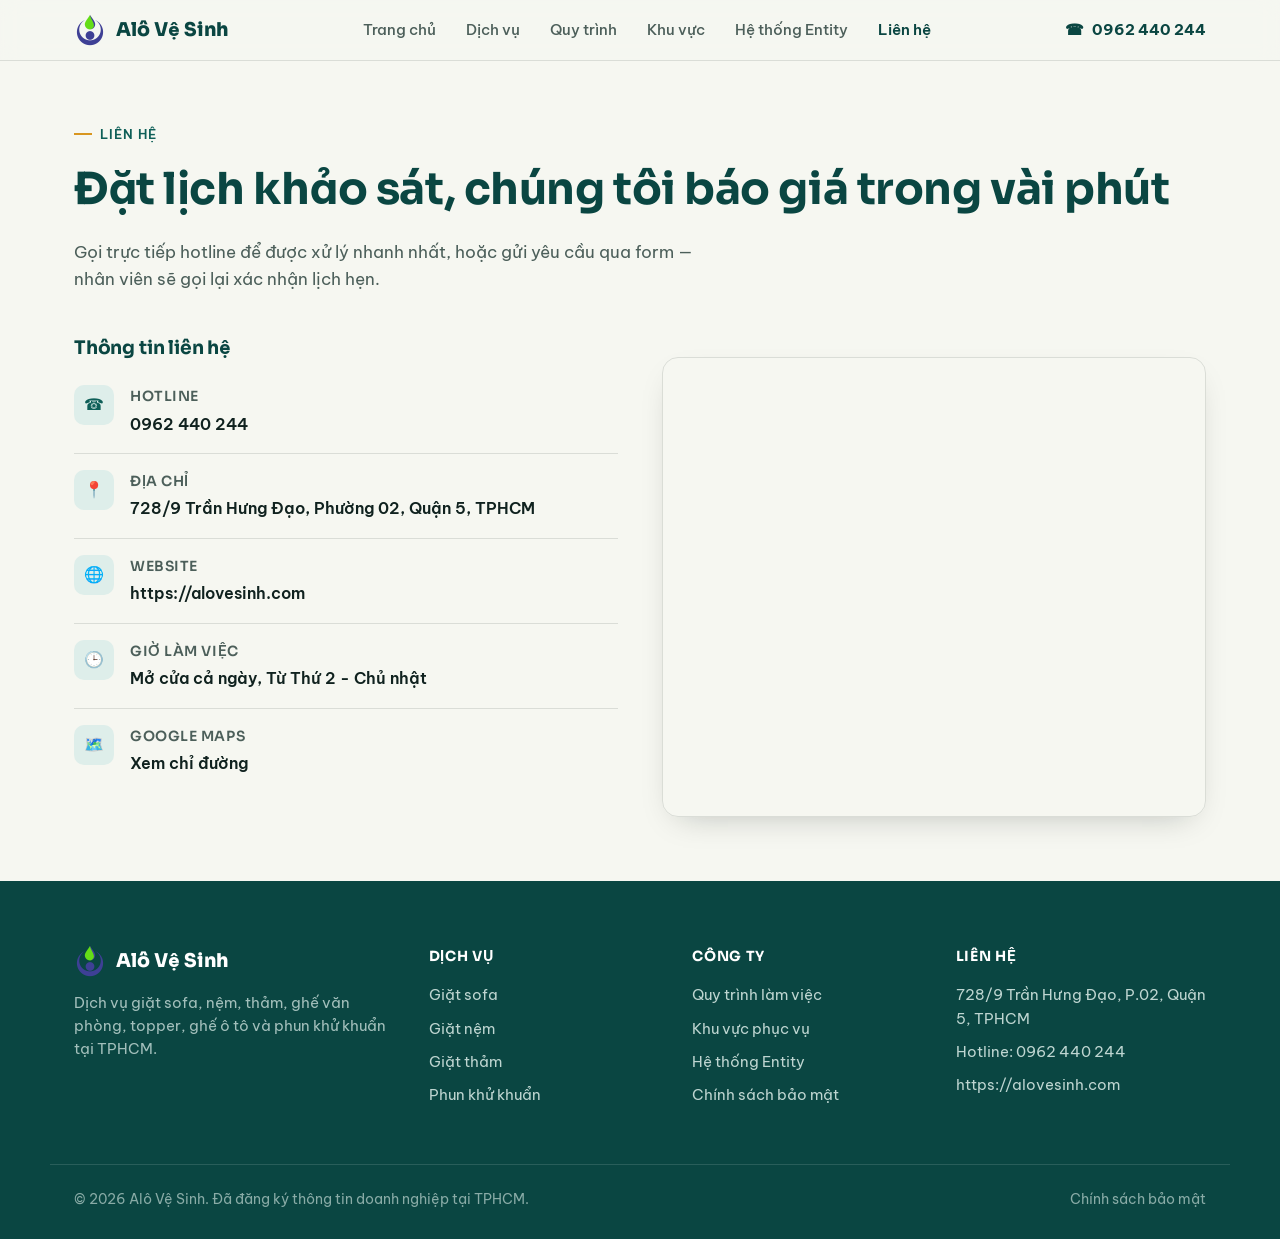
<file: lien-he.html>
<!DOCTYPE html>
<html lang="vi">
<head>
<meta charset="UTF-8">
<meta name="viewport" content="width=device-width, initial-scale=1.0">
<title>Liên hệ — Alô Vệ Sinh</title>
<meta name="description" content="Liên hệ Alô Vệ Sinh: hotline 0962 440 244, địa chỉ 728/9 Trần Hưng Đạo, Phường 02, Quận 5, TPHCM. Gửi yêu cầu khảo sát và báo giá miễn phí.">
<link rel="stylesheet" href="styles.css">
<link rel="icon" type="image/png" href="alovesinh.png">
</head>
<body>

<header class="site-header">
  <div class="container nav">
    <a href="index.html" class="brand">
        <img src="alovesinh.png" alt="Alô Vệ Sinh" class="brand-logo" style="height: 32px; width: auto;" />
        Alô Vệ Sinh
      </a>
    <nav class="nav-links" id="navLinks">
      <a href="index.html">Trang chủ</a>
      <a href="index.html#dich-vu">Dịch vụ</a>
      <a href="index.html#quy-trinh">Quy trình</a>
      <a href="index.html#khu-vuc">Khu vực</a>
      <a href="index.html#entity">Hệ thống Entity</a>
      <a href="lien-he.html" class="active">Liên hệ</a>
    </nav>
    <div class="nav-cta">
      <a class="nav-phone" href="tel:0962440244">
        <span aria-hidden="true">☎</span><span class="nav-phone-text">0962 440 244</span>
      </a>
      <button class="nav-toggle" aria-label="Mở menu" aria-expanded="false">
        <span></span><span></span><span></span>
      </button>
    </div>
  </div>
</header>

<main>
  <section class="page-hero container">
    <span class="eyebrow">Liên hệ</span>
    <h1>Đặt lịch khảo sát, chúng tôi báo giá trong vài phút</h1>
    <p>Gọi trực tiếp hotline để được xử lý nhanh nhất, hoặc gửi yêu cầu qua form — nhân viên sẽ gọi lại xác nhận lịch hẹn.</p>
  </section>

  <section class="section" style="padding-top:0;">
    <div class="container contact-grid">

      <div class="reveal" style="width: 100%;>
        <div class="contact-card">
          <h3 style="margin-bottom:6px;">Thông tin liên hệ</h3>
          <div class="info-row">
            <div class="info-icon" aria-hidden="true">☎</div>
            <div>
              <h4>Hotline</h4>
              <p><a href="tel:0962440244">0962 440 244</a></p>
            </div>
          </div>
          <div class="info-row">
            <div class="info-icon" aria-hidden="true">📍</div>
            <div>
              <h4>Địa chỉ</h4>
              <p>728/9 Trần Hưng Đạo, Phường 02, Quận 5, TPHCM</p>
            </div>
          </div>
          <div class="info-row">
            <div class="info-icon" aria-hidden="true">🌐</div>
            <div>
              <h4>Website</h4>
              <p><a href="https://alovesinh.com" target="_blank" rel="noopener">https://alovesinh.com</a></p>
            </div>
          </div>
          <div class="info-row">
            <div class="info-icon" aria-hidden="true">🕒</div>
            <div>
              <h4>Giờ làm việc</h4>
              <p>Mở cửa cả ngày, Từ Thứ 2 - Chủ nhật</p>
            </div>
          </div>
          <div class="info-row">
            <div class="info-icon" aria-hidden="true">🗺️</div>
            <div>
              <h4>Google Maps</h4>
              <p><a href="https://maps.google.com/?cid=3731785748763649862" target="_blank" rel="noopener">Xem chỉ đường</a></p>
            </div>
          </div>
        </div>

        <div class="map-frame reveal" style="margin-top:24px;">
          <iframe
            src="https://maps.google.com/maps?q=728%2F9%20Tr%E1%BA%A7n%20H%C6%B0ng%20%C4%90%E1%BA%A1o%2C%20Ph%C6%B0%E1%BB%9Dng%2002%2C%20Qu%E1%BA%ADn%205%2C%20TPHCM&t=&z=15&ie=UTF8&iwloc=&output=embed"
            title="Bản đồ vị trí Alô Vệ Sinh"
            loading="lazy"
            referrerpolicy="no-referrer-when-downgrade">
          </iframe>
        </div>
      </div>


    </div>
  </section>
</main>

<footer class="site-footer">
  <div class="container footer-grid">
    <div class="footer-brand">
      <a href="index.html" class="brand">
        <img src="alovesinh.png" alt="Alô Vệ Sinh" class="brand-logo" style="height: 32px; width: auto;" />
        Alô Vệ Sinh
      </a>
      <p>Dịch vụ giặt sofa, nệm, thảm, ghế văn phòng, topper, ghế ô tô và phun khử khuẩn tại TPHCM.</p>
    </div>
    <div>
      <h4>Dịch vụ</h4>
      <ul class="footer-links">
        <li><a href="index.html#dich-vu">Giặt sofa</a></li>
        <li><a href="index.html#dich-vu">Giặt nệm</a></li>
        <li><a href="index.html#dich-vu">Giặt thảm</a></li>
        <li><a href="index.html#dich-vu">Phun khử khuẩn</a></li>
      </ul>
    </div>
    <div>
      <h4>Công ty</h4>
      <ul class="footer-links">
        <li><a href="index.html#quy-trinh">Quy trình làm việc</a></li>
        <li><a href="index.html#khu-vuc">Khu vực phục vụ</a></li>
        <li><a href="index.html#entity">Hệ thống Entity</a></li>
        <li><a href="chinh-sach-bao-mat.html">Chính sách bảo mật</a></li>
      </ul>
    </div>
    <div>
      <h4>Liên hệ</h4>
      <ul class="footer-links">
        <li>728/9 Trần Hưng Đạo, P.02, Quận 5, TPHCM</li>
        <li><a href="tel:0962440244">Hotline: 0962 440 244</a></li>
        <li><a href="https://alovesinh.com" target="_blank" rel="noopener">https://alovesinh.com</a></li>
      </ul>
    </div>
  </div>
  <div class="container footer-bottom">
    <span>© <span data-year>2026</span> Alô Vệ Sinh. Đã đăng ký thông tin doanh nghiệp tại TPHCM.</span>
    <a href="chinh-sach-bao-mat.html">Chính sách bảo mật</a>
  </div>
</footer>

<script src="script.js"></script>
</body>
</html>
</file>
<file: styles.css>
@import url('https://fonts.googleapis.com/css2?family=Sora:wght@400;600;700;800&family=Be+Vietnam+Pro:wght@400;500;600;700&display=swap');

:root{
  /* --- color tokens --- */
  --paper: #F6F7F1;         /* soft sage-white base */
  --paper-dim: #EEF0E8;
  --ink: #10221F;           /* near-black teal ink */
  --ink-soft: #4C5F5A;
  --teal-700: #0E5F58;      /* primary brand */
  --teal-800: #0A4642;
  --teal-500: #1B8A80;
  --foam: #DEEEEA;          /* light aqua panel */
  --foam-deep: #C8E3DC;
  --sun: #F2B33D;           /* warm CTA accent */
  --sun-dark: #D89620;
  --stain: #93704F;         /* dirty-state accent, used ONLY in before/after visual */
  --line: rgba(16,34,31,0.12);
  --white: #FFFFFF;

  --font-display: 'Sora', 'Be Vietnam Pro', sans-serif;
  --font-body: 'Be Vietnam Pro', sans-serif;

  --radius-s: 8px;
  --radius-m: 16px;
  --radius-l: 28px;
  --shadow-soft: 0 12px 32px -16px rgba(10,20,18,0.28);
  --container: 1180px;
}

*,*::before,*::after{ box-sizing:border-box; }
html{ scroll-behavior:smooth; }
@media (prefers-reduced-motion: reduce){
  html{ scroll-behavior:auto; }
  *,*::before,*::after{ animation-duration:0.001ms !important; animation-iteration-count:1 !important; transition-duration:0.001ms !important; scroll-behavior:auto !important; }
}

body{
  margin:0;
  background:var(--paper);
  color:var(--ink);
  font-family:var(--font-body);
  font-size:16px;
  line-height:1.6;
  -webkit-font-smoothing:antialiased;
}

img,svg{ max-width:100%; display:block; }
a{ color:inherit; text-decoration:none; }
ul{ margin:0; padding:0; list-style:none; }
h1,h2,h3,h4{ font-family:var(--font-display); margin:0; color:var(--teal-800); letter-spacing:-0.01em; }
p{ margin:0; }
button{ font-family:inherit; cursor:pointer; }

:focus-visible{
  outline:3px solid var(--sun-dark);
  outline-offset:3px;
  border-radius:4px;
}

.container{
  width:100%;
  max-width:var(--container);
  margin:0 auto;
  padding:0 24px;
}

.eyebrow{
  display:inline-flex;
  align-items:center;
  gap:8px;
  font-family:var(--font-body);
  font-weight:600;
  font-size:13px;
  letter-spacing:0.08em;
  text-transform:uppercase;
  color:var(--teal-700);
}
.eyebrow::before{
  content:"";
  width:18px; height:2px;
  background:var(--sun-dark);
  display:inline-block;
}

.section{ padding:88px 0; }
.section--tight{ padding:64px 0; }
.section--foam{ background:var(--foam); }
.section--ink{ background:var(--teal-800); color:var(--foam); }
.section--ink h2, .section--ink h3{ color:var(--white); }

.section-head{
  max-width:640px;
  margin-bottom:48px;
}
.section-head h2{
  font-size:clamp(28px,4vw,40px);
  margin-top:10px;
  line-height:1.15;
}
.section-head p{
  margin-top:14px;
  color:var(--ink-soft);
  font-size:17px;
}
.section--ink .section-head p{ color:rgba(222,238,234,0.82); }

/* reveal on scroll */
.reveal{ opacity:0; transform:translateY(18px); transition:opacity 0.6s ease, transform 0.6s ease; }
.reveal.is-visible{ opacity:1; transform:translateY(0); }

/* --- buttons --- */
.btn{
  display:inline-flex;
  align-items:center;
  gap:10px;
  padding:14px 26px;
  border-radius:999px;
  font-weight:600;
  font-size:15px;
  border:1px solid transparent;
  transition:transform 0.2s ease, box-shadow 0.2s ease, background 0.2s ease;
  white-space:nowrap;
}
.btn:hover{ transform:translateY(-2px); }
.btn-primary{
  background:var(--sun);
  color:var(--teal-800);
  box-shadow:0 10px 24px -12px rgba(242,179,61,0.7);
}
.btn-primary:hover{ background:var(--sun-dark); }
.btn-outline{
  background:transparent;
  border-color:rgba(16,34,31,0.25);
  color:var(--ink);
}
.btn-outline:hover{ border-color:var(--teal-700); background:rgba(14,95,88,0.06); }
.section--ink .btn-outline{ border-color:rgba(247, 239, 239, 0.35); color:var(--white); }
.section--ink .btn-outline:hover{ background:rgba(255,255,255,0.1); }
.btn-ghost{
  background:var(--white);
  color:var(--teal-700);
  border-color:var(--line);
}
.btn-ghost:hover{ border-color:var(--teal-700); }
.btn-sm{ padding:9px 16px; font-size:13px; }

/* --- header / nav --- */
.site-header{
  position:sticky; top:0; z-index:50;
  background:rgba(246,247,241,0.9);
  backdrop-filter:blur(10px);
  border-bottom:1px solid var(--line);
}
.nav{
  display:flex; align-items:center; justify-content:space-between;
  padding-top:14px; padding-bottom:14px;
}
.brand{
  display:flex; align-items:center; gap:10px;
  font-family:var(--font-display); font-weight:800; font-size:19px;
  color:var(--teal-800);
}
.brand-mark{
  width:38px; height:38px; border-radius:11px;
  background:linear-gradient(155deg, var(--teal-500), var(--teal-800));
  display:flex; align-items:center; justify-content:center;
  color:var(--white); font-weight:800; font-size:16px;
  flex-shrink:0;
}
.nav-links{
  display:flex; align-items:center; gap:30px;
  font-weight:500; font-size:15px;
}
.nav-links a{ position:relative; padding:4px 0; color:var(--ink-soft); }
.nav-links a:hover{ color:var(--teal-700); }
.nav-links a.active{ color:var(--teal-800); font-weight:600; }
.nav-cta{ display:flex; align-items:center; gap:14px; }
.nav-phone{
  display:flex; align-items:center; gap:8px;
  font-weight:700; color:var(--teal-800); font-size:15px;
}
.nav-toggle{
  display:none;
  background:none; border:none; padding:8px;
}
.nav-toggle span{
  display:block; width:24px; height:2px; background:var(--ink); margin:5px 0; border-radius:2px;
}

@media (max-width: 880px){
  .nav-links{
    position:fixed; inset:64px 16px auto 16px;
    background:var(--white); border-radius:var(--radius-m);
    flex-direction:column; align-items:flex-start; gap:4px;
    padding:14px; box-shadow:var(--shadow-soft);
    transform-origin:top; transform:scaleY(0); opacity:0; pointer-events:none;
    transition:transform 0.25s ease, opacity 0.25s ease;
  }
  .nav-links.is-open{ transform:scaleY(1); opacity:1; pointer-events:auto; }
  .nav-links a{ padding:10px 8px; width:100%; }
  .nav-toggle{ display:block; }
  .nav-phone-text{ display:none; }
}

/* --- hero --- */
.hero{
  padding-top:64px; padding-bottom:40px;
  display:grid;
  grid-template-columns:1.05fr 0.95fr;
  gap:56px;
  align-items:center;
}
.hero-copy h1{
  font-size:clamp(34px,5vw,54px);
  line-height:1.08;
  margin-top:16px;
}
.hero-copy h1 em{
  font-style:normal;
  color:var(--teal-700);
  position:relative;
}
.hero-copy p.lede{
  margin-top:20px;
  font-size:18px;
  color:var(--ink-soft);
  max-width:46ch;
}
.hero-actions{ display:flex; gap:14px; margin-top:30px; flex-wrap:wrap; }
.hero-trust{
  display:flex; gap:28px; margin-top:42px; flex-wrap:wrap;
}
.hero-trust div{ min-width:110px; }
.hero-trust strong{
  display:block; font-family:var(--font-display); font-size:26px; color:var(--teal-800);
}
.hero-trust span{ font-size:13px; color:var(--ink-soft); }

/* signature: before/after wipe */
.wipe{
  position:relative;
  aspect-ratio:1/1;
  border-radius:var(--radius-l);
  overflow:hidden;
  box-shadow:var(--shadow-soft);
  border:1px solid var(--line);
  background:var(--foam);
  touch-action:none;
  transform:translateZ(0);
}
.wipe-layer{
  position:absolute; inset:0;
}
.wipe-after{ z-index:1; }
.wipe-before{ z-index:2; }
.wipe-label{
  position:absolute; top:16px;
  font-family:var(--font-body); font-weight:700; font-size:12px;
  letter-spacing:0.06em; text-transform:uppercase;
  padding:7px 14px; border-radius:999px;
  backdrop-filter:blur(6px);
}
.wipe-label.before{ left:16px; background:rgba(147,112,79,0.85); color:#fff; }
.wipe-label.after{ right:16px; background:rgba(14,95,88,0.88); color:#fff; }
.wipe-handle-track{
  position:absolute; inset:0; z-index:3;
  display:flex; align-items:center;
}
.wipe-handle{
  position:absolute; top:0; bottom:0;
  width:44px; margin-left:-22px;
  display:flex; align-items:center; justify-content:center;
}
.wipe-handle::before{
  content:""; position:absolute; top:0; bottom:0; left:22px;
  width:3px; background:var(--white); box-shadow:0 0 0 1px rgba(0,0,0,0.06);
}
.wipe-grip{
  position:relative; z-index:2;
  width:44px; height:44px; border-radius:50%;
  background:var(--white);
  display:flex; align-items:center; justify-content:center;
  box-shadow:0 6px 18px -6px rgba(0,0,0,0.35);
  font-size:16px; color:var(--teal-700);
  border:none;
}
.wipe input[type="range"]{
  position:absolute; inset:0; z-index:4;
  width:100%; height:100%;
  margin:0; opacity:0; cursor:ew-resize;
  -webkit-appearance:none;
}
.wipe-caption{
  text-align:center; font-size:13px; color:var(--ink-soft); margin-top:12px;
}

/* --- service cards --- */
.grid-services{
  display:grid;
  grid-template-columns:repeat(4,1fr);
  gap:20px;
}
.service-card{
  background:var(--white);
  border:1px solid var(--line);
  border-radius:var(--radius-m);
  padding:26px 22px;
  transition:transform 0.25s ease, box-shadow 0.25s ease, border-color 0.25s ease;
}
.service-card:hover{
  transform:translateY(-6px);
  box-shadow:var(--shadow-soft);
  border-color:transparent;
}
.service-icon{
  width:46px; height:46px; border-radius:12px;
  background:var(--foam);
  display:flex; align-items:center; justify-content:center;
  color:var(--teal-700); margin-bottom:16px;
}
.service-card h3{ font-size:18px; }
.service-card p{ margin-top:8px; font-size:14.5px; color:var(--ink-soft); }

/* --- process --- */
.process{
  display:grid;
  grid-template-columns:repeat(4,1fr);
  gap:0;
  position:relative;
}
.process-step{
  padding:0 20px 0 0;
  position:relative;
}
.process-step:not(:last-child)::after{
  content:"";
  position:absolute; top:26px; left:calc(100% - 10px);
  width:calc(100% - 32px);
  border-top:2px dashed var(--foam-deep);
}
.process-num{
  font-family:var(--font-display); font-weight:800; font-size:14px;
  color:var(--white); background:var(--teal-700);
  width:52px; height:52px; border-radius:50%;
  display:flex; align-items:center; justify-content:center;
  margin-bottom:18px;
}
.process-step h3{ font-size:17px; }
.process-step p{ margin-top:8px; font-size:14.5px; color:var(--ink-soft); }

/* --- why us --- */
.why-grid{
  display:grid;
  grid-template-columns:repeat(3,1fr);
  gap:24px;
}
.why-card{
  padding:28px;
  border-radius:var(--radius-m);
  background:rgba(255,255,255,0.06);
  border:1px solid rgba(222,238,234,0.16);
}
.why-card h3{ font-size:17px; color:var(--white); }
.why-card p{ margin-top:8px; color:rgba(222,238,234,0.78); font-size:14.5px; }
.why-card .service-icon{ background:rgba(242,179,61,0.15); color:var(--sun); }

/* --- coverage --- */
.coverage{
  display:grid;
  grid-template-columns:1fr 1fr;
  gap:40px;
  align-items:center;
}
.coverage-tags{
  display:flex; flex-wrap:wrap; gap:10px; margin-top:18px;
}
.tag{
  padding:8px 14px; border-radius:999px;
  background:var(--foam); font-size:13.5px; font-weight:600; color:var(--teal-800);
}
.map-frame{
  border-radius:var(--radius-m);
  overflow:hidden;
  border:1px solid var(--line);
  box-shadow:var(--shadow-soft);
  aspect-ratio:4/3;
}
.map-frame iframe{ width:100%; height:100%; border:0; }

/* on the contact page, let the map grow to fill its column instead of staying 4:3 */
.contact-grid .map-frame{
  flex:1;
  aspect-ratio:auto;
  min-height:340px;
}

/* --- entity hub --- */
.entity-groups{ display:flex; flex-direction:column; gap:28px; }
.entity-group h3{
  font-size:14px; text-transform:uppercase; letter-spacing:0.06em;
  color:var(--teal-700); margin-bottom:14px; font-family:var(--font-body); font-weight:700;
}
.entity-chips{
  display:flex; flex-wrap:wrap; gap:10px;
}
.chip{
  display:inline-flex; align-items:center; gap:8px;
  padding:9px 16px; border-radius:999px;
  background:var(--white); border:1px solid var(--line);
  font-size:13.5px; font-weight:600; color:var(--ink);
  transition:border-color 0.2s ease, transform 0.2s ease, color 0.2s ease;
}
.chip:hover{ border-color:var(--teal-700); color:var(--teal-700); transform:translateY(-2px); }
.chip::before{
  content:""; width:6px; height:6px; border-radius:50%; background:var(--sun-dark); flex-shrink:0;
}

/* --- testimonials --- */
.testi-grid{
  display:grid; grid-template-columns:repeat(3,1fr); gap:20px;
}
.testi-card{
  background:var(--white); border:1px solid var(--line); border-radius:var(--radius-m);
  padding:26px;
}
.testi-stars{ color:var(--sun-dark); font-size:15px; letter-spacing:2px; }
.testi-card p{ margin-top:14px; font-size:15px; color:var(--ink); }
.testi-name{ margin-top:18px; font-weight:700; font-size:14px; color:var(--teal-800); }
.testi-role{ font-size:13px; color:var(--ink-soft); }

/* --- CTA band --- */
.cta-band{
  background:linear-gradient(120deg, var(--teal-700), var(--teal-800));
  border-radius:var(--radius-l);
  padding:48px;
  display:flex; align-items:center; justify-content:space-between; gap:24px;
  flex-wrap:wrap;
  color:var(--white);
}
.cta-band h2{ color:var(--white); font-size:clamp(24px,3vw,32px); }
.cta-band p{ margin-top:8px; color:rgba(222,238,234,0.85); }

/* --- footer --- */
.site-footer{
  background:var(--teal-800); color:rgba(222,238,234,0.85);
  padding:64px 0 28px;
}
.footer-grid{
  display:grid; grid-template-columns:1.4fr 1fr 1fr 1.1fr; gap:36px;
}
.footer-brand .brand{ color:var(--white); }
.footer-brand p{ margin-top:14px; font-size:14.5px; max-width:32ch; color:rgba(222,238,234,0.72); }
.site-footer h4{ color:var(--white); font-size:14px; text-transform:uppercase; letter-spacing:0.05em; margin-bottom:16px; }
.footer-links li{ margin-bottom:10px; font-size:14.5px; }
.footer-links a:hover{ color:var(--white); }
.footer-social{ display:flex; gap:10px; margin-top:16px; flex-wrap:wrap; }
.footer-social a{
  width:36px; height:36px; border-radius:50%;
  background:rgba(255,255,255,0.08);
  display:flex; align-items:center; justify-content:center;
  font-size:13px; font-weight:700;
}
.footer-social a:hover{ background:var(--sun); color:var(--teal-800); }
.footer-bottom{
  margin-top:48px; padding-top:24px; border-top:1px solid rgba(222,238,234,0.14);
  display:flex; justify-content:space-between; flex-wrap:wrap; gap:12px; font-size:13.5px;
  color:rgba(222,238,234,0.6);
}
.footer-bottom a:hover{ color:var(--white); }

/* --- page hero (simple) for contact / privacy --- */
.page-hero{
  padding-top:56px; padding-bottom:40px;
}
.page-hero .eyebrow{ margin-bottom:10px; }
.page-hero h1{ font-size:clamp(30px,4.4vw,44px); }
.page-hero p{ margin-top:14px; color:var(--ink-soft); max-width:60ch; font-size:17px; }

/* --- contact page --- */
.contact-grid{
  display:grid; grid-template-columns:1fr 1fr; gap:44px; align-items:stretch;
}
.contact-grid > .reveal{
  display:flex; flex-direction:column; height:100%;
}
.contact-card{
  background:var(--white); border:1px solid var(--line); border-radius:var(--radius-m);
  padding:32px;
}
/* form column stretches to match the map column height */
.contact-grid > .reveal:last-child .contact-card{
  flex:1;
  display:flex;
  flex-direction:column;
}
.contact-grid > .reveal:last-child form.contact-form{
  flex:1;
}
.contact-grid > .reveal:last-child textarea{
  flex:1;
  min-height:180px;
}
.info-row{
  display:flex; gap:16px; padding:16px 0; border-bottom:1px solid var(--line);
}
.info-row:last-child{ border-bottom:none; }
.info-icon{
  width:40px; height:40px; border-radius:10px; background:var(--foam);
  display:flex; align-items:center; justify-content:center; color:var(--teal-700); flex-shrink:0;
}
.info-row h4{ font-size:14px; color:var(--ink-soft); font-weight:600; text-transform:uppercase; letter-spacing:0.04em; }
.info-row p{ margin-top:4px; font-size:16px; font-weight:600; }
.info-row a:hover{ color:var(--teal-700); }

form.contact-form{
  display:flex; flex-direction:column; gap:16px;
}
.form-row{ display:grid; grid-template-columns:1fr 1fr; gap:16px; }
label{ font-size:13.5px; font-weight:600; color:var(--ink-soft); display:block; margin-bottom:6px; }
input, select, textarea{
  width:100%;
  font-family:var(--font-body);
  font-size:15px;
  padding:13px 14px;
  border-radius:var(--radius-s);
  border:1px solid var(--line);
  background:var(--paper);
  color:var(--ink);
}
input:focus, select:focus, textarea:focus{
  outline:none; border-color:var(--teal-700); background:var(--white);
  box-shadow:0 0 0 3px rgba(14,95,88,0.12);
}
textarea{ resize:vertical; min-height:110px; }
.form-note{ font-size:13px; color:var(--ink-soft); }

/* --- privacy page --- */
.policy{
  max-width:820px;
}
.policy-toc{
  display:flex; flex-wrap:wrap; gap:10px; margin-bottom:40px;
}
.policy-block{ margin-bottom:40px; }
.policy-block h2{
  font-size:22px; display:flex; align-items:center; gap:12px;
}
.policy-num{
  font-family:var(--font-display); font-size:14px; color:var(--teal-700);
  width:34px; height:34px; border-radius:50%; border:2px solid var(--teal-700);
  display:flex; align-items:center; justify-content:center; flex-shrink:0;
}
.policy-block p, .policy-block li{ color:var(--ink-soft); font-size:15.5px; margin-top:10px; line-height:1.7; }
.policy-block ul{ padding-left:0; }
.policy-block li{ position:relative; padding-left:22px; margin-top:8px; }
.policy-block li::before{
  content:""; position:absolute; left:0; top:9px; width:6px; height:6px; border-radius:50%; background:var(--sun-dark);
}
.policy-update{
  display:inline-flex; gap:8px; align-items:center; padding:8px 16px;
  border-radius:999px; background:var(--foam); font-size:13.5px; font-weight:600; color:var(--teal-800);
  margin-bottom:24px;
}

/* --- responsive --- */
@media (max-width: 980px){
  .hero{ grid-template-columns:1fr; gap:40px; }
  .hero-copy{ order:1; }
  .grid-services{ grid-template-columns:repeat(2,1fr); }
  .process{ grid-template-columns:repeat(2,1fr); row-gap:36px; }
  .process-step:nth-child(2)::after{ display:none; }
  .why-grid{ grid-template-columns:repeat(2,1fr); }
  .coverage{ grid-template-columns:1fr; }
  .testi-grid{ grid-template-columns:1fr; }
  .footer-grid{ grid-template-columns:1fr 1fr; }
  .contact-grid{ grid-template-columns:1fr; }
  .contact-grid > .reveal{ height:auto; }
  .contact-grid > .reveal:last-child .contact-card{ flex:none; }
  .contact-grid .map-frame{ min-height:260px; }
  .contact-grid > .reveal:last-child textarea{ min-height:140px; }
}
@media (max-width: 620px){
  .section{ padding:60px 0; }
  .grid-services{ grid-template-columns:1fr; }
  .process{ grid-template-columns:1fr; }
  .process-step::after{ display:none !important; }
  .why-grid{ grid-template-columns:1fr; }
  .footer-grid{ grid-template-columns:1fr; gap:32px; }
  .cta-band{ flex-direction:column; align-items:flex-start; padding:34px; }
  .form-row{ grid-template-columns:1fr; }
  .hero-trust{ gap:20px; }
}
</file>
